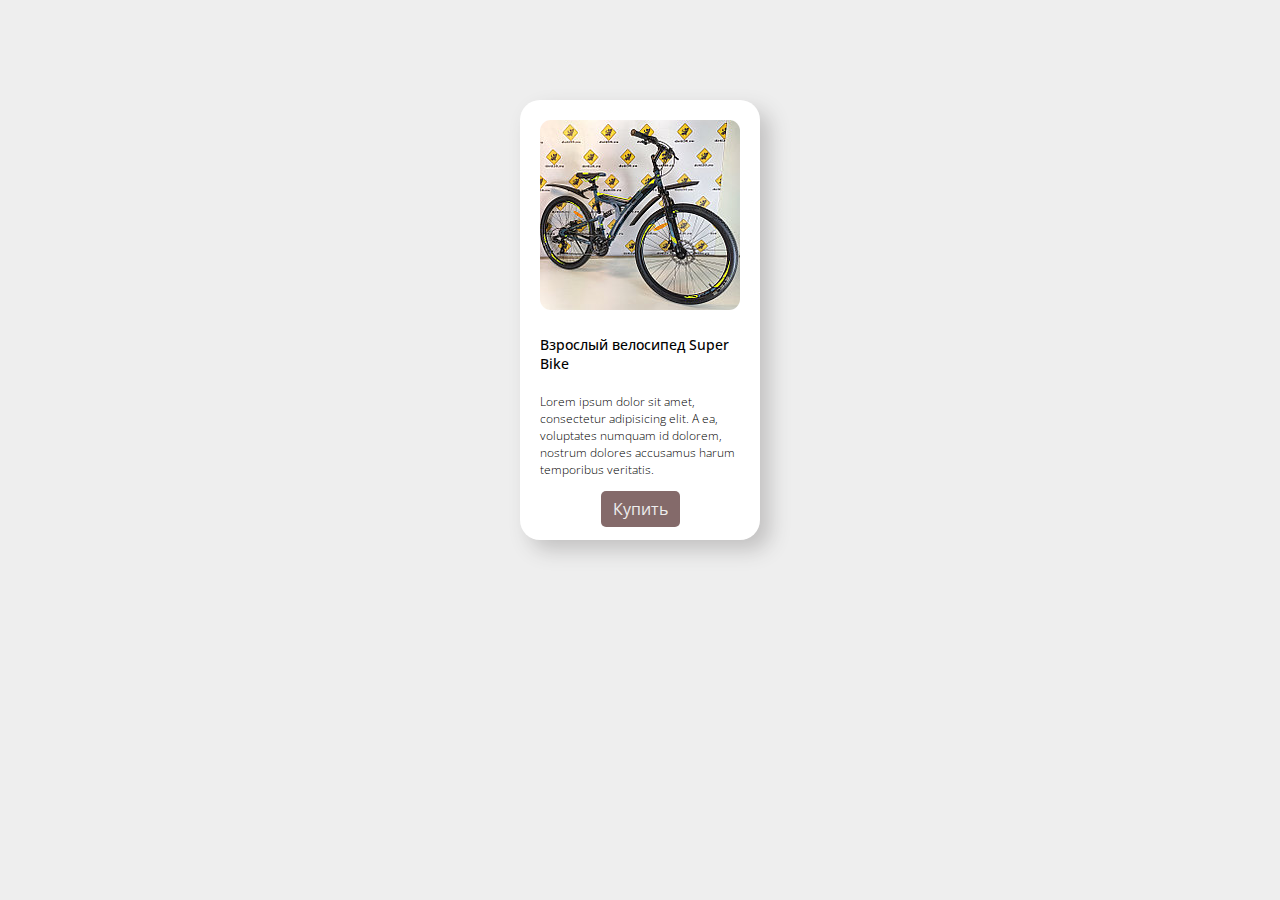
<file: product_card/index.html>
<!DOCTYPE html>
<html lang="en">
<head>
    <meta charset="UTF-8">
    <meta name="viewport" content="width=device-width, initial-scale=1.0">
    <link rel="stylesheet" href="style.css">
    <link rel="preconnect" href="https://fonts.googleapis.com">
    <link rel="preconnect" href="https://fonts.gstatic.com" crossorigin>
    <link href="https://fonts.googleapis.com/css2?family=Open+Sans:ital,wght@0,300..800;1,300..800&display=swap" rel="stylesheet">
    <title>Товар</title>
</head>
<body>
    <div class="wrapper">
        <div class="card">
            <img class="card-img" src="bike.jpg"/>
            
            <div class="card-title">Взрослый велосипед Super Bike</div>
            <div class="card-sub">Lorem ipsum dolor sit amet, consectetur adipisicing elit. A ea, voluptates numquam id dolorem, nostrum dolores accusamus harum temporibus veritatis.</div>
            <div class="btn-keeper">
                <a class="btn" href="#">Купить</a>
            </div>

        </div>
    </div>
</body>
</html>
</file>
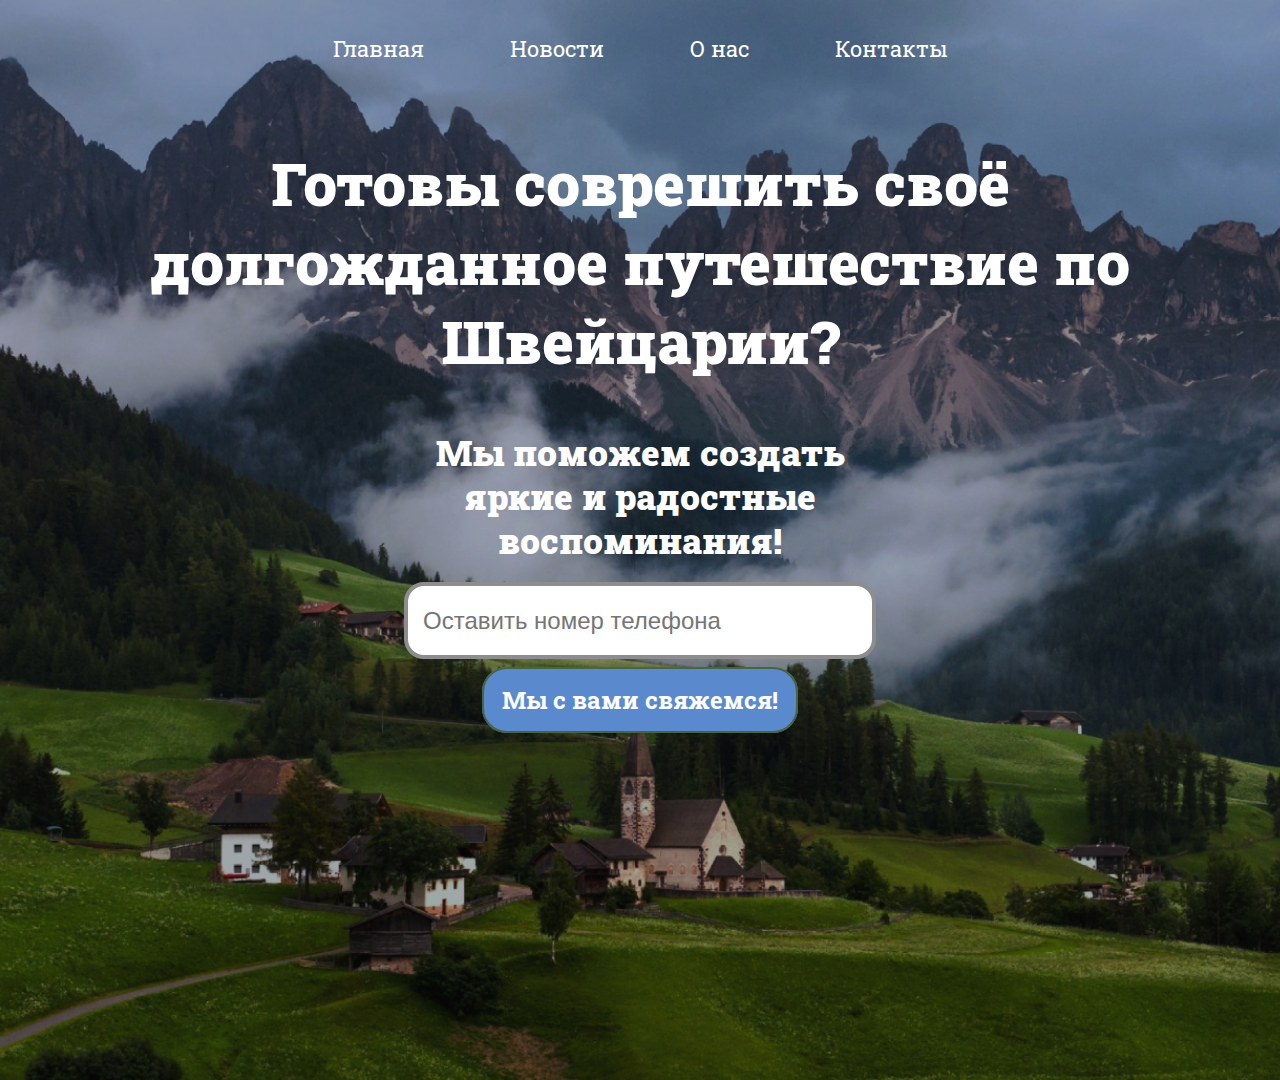
<file: travel/index.html>
<!DOCTYPE html>
<html lang="en">
<head>
    <meta charset="UTF-8">
    <meta name="viewport" content="width=device-width, initial-scale=1.0">
    <link rel="stylesheet" href="style.css">
    <link rel="preconnect" href="https://fonts.googleapis.com">
    <link rel="preconnect" href="https://fonts.gstatic.com" crossorigin>
    <link href="https://fonts.googleapis.com/css2?family=Roboto+Slab:wght@100..900&family=Roboto:ital,wght@0,100;0,300;0,400;0,500;0,700;0,900;1,100;1,300;1,400;1,500;1,700;1,900&display=swap" rel="stylesheet">
    <meta name="viewport" content="width=device-width, initial-scale=1.0">
    <title>Бюро путешествий</title>
</head>
<body>

    <div class="header">

    <div class="nav">
        <a class="nav-item" href="#">Главная</a>
        <a class="nav-item" href="#">Новости</a>
        <a class="nav-item" href="#">О нас</a>
        <a class="nav-item" href="#">Контакты</a>
    </div>

    <div class="main">
        <div class="title">Готовы соврешить своё долгожданное путешествие по Швейцарии?</div>
        <div class="subtitle">
    Мы поможем создать яркие и радостные воспоминания! </div>
    </div>

    <div class="forma">
        <form action="" method="">
            <input type="text" class="input" placeholder="Оставить номер телефона"      >
         </form>
    </div>

    <div class="button">
        <a href="" class="btn" >Мы с вами свяжемся!</a>
    </div>

    </div>
</body>

</html>
</file>
<file: product_card/style.css>
body {
    font-family: "Open Sans", sans-serif;
    background-color: #eee;
}

.card {
    background-color:  #fff;
    width: 200px;
    border-radius: 20px;
    padding: 20px;
    box-shadow: 10px 10px 20px #43404040;
    margin: auto;
    margin-top: 100px;
}

.card-img {
    border-radius: 11px;
}

.card-title {
    margin-top: 20px;
    font-size: 14px;
    font-weight: 500;
}

.card-sub {
    margin-top: 20px;
    font-size: 12px;
    font-weight: 300;
}

.btn-keeper {
    margin-top: 20px;
    text-align: center;
}

.btn {
  background-color: #846A6A ;  
  padding: 7px 12px;
  text-decoration: none;
  color: #eee;
  border-radius: 5px;
  transition: background-color 0.5s linear;
}

.btn:hover {
    background-color: #d5bf15;
}
</file>
<file: travel/style.css>
body {
    margin: 0;
    font-family: "Roboto Slab", serif;
}


.header {
    background-image: url(foto101.jpg);
    background-size: cover ;
    height: 120vh;
  
}

.nav-item {
    color: #fff;
    text-decoration: none;
    
    margin-right: 86px;

    font-size: 22px;

}

.nav-item:hover {
    color: #b52323;
}

.nav-item:last-child {
    margin-right: 0;
}
.nav {
    display: flex;
    justify-content: center;
    padding-top: 34px;
}

.title {
    color: #fff;
    font-size: 60px;
    width: 1000px;
    font-weight: 900;

    text-align: center;

    margin-left: auto;
    margin-right: auto;

    margin-top: 80px;
}

.subtitle {
    color: #fff;
    font-size: 35px;
    font-weight: 950;
    text-align: center;
    line-height: 44px;

    margin-left: auto;
    margin-right: auto;

    width: 514px;

    margin-top: 50px;

}

.input {
    width: 447px;
    height: 67px;
    font-size: 24px;
    outline: none;

    border: 4px #8D8D8D solid ;

    border-radius: 20px;
    padding-left: 15px;

}

.forma {
    text-align: center;
    margin-top: 20px;
}

.btn {

    background-color: #5b89ce ;
    
    color: #fff;
    text-decoration: none;
    font-size: 24px;
    font-weight: 700;
    padding: 15px 18px;

    border: 2px #476443 solid;
    border-radius: 25px;
    width: 261px;
}


.btn:hover {
    background-color: #0c2750 ;
 
}
.button {
    text-align: center;
    margin-top: 25px;
}

@media (max-width: 1000px) {
    .title {
        font-size: 50px;
        width: auto;
    }
}

@media (max-width: 800px) {
 .nav{
    display: block;
    text-align: center;
 }
 .nav-item {
    display: block;
    margin-right: 0;
 }
}
</file>
